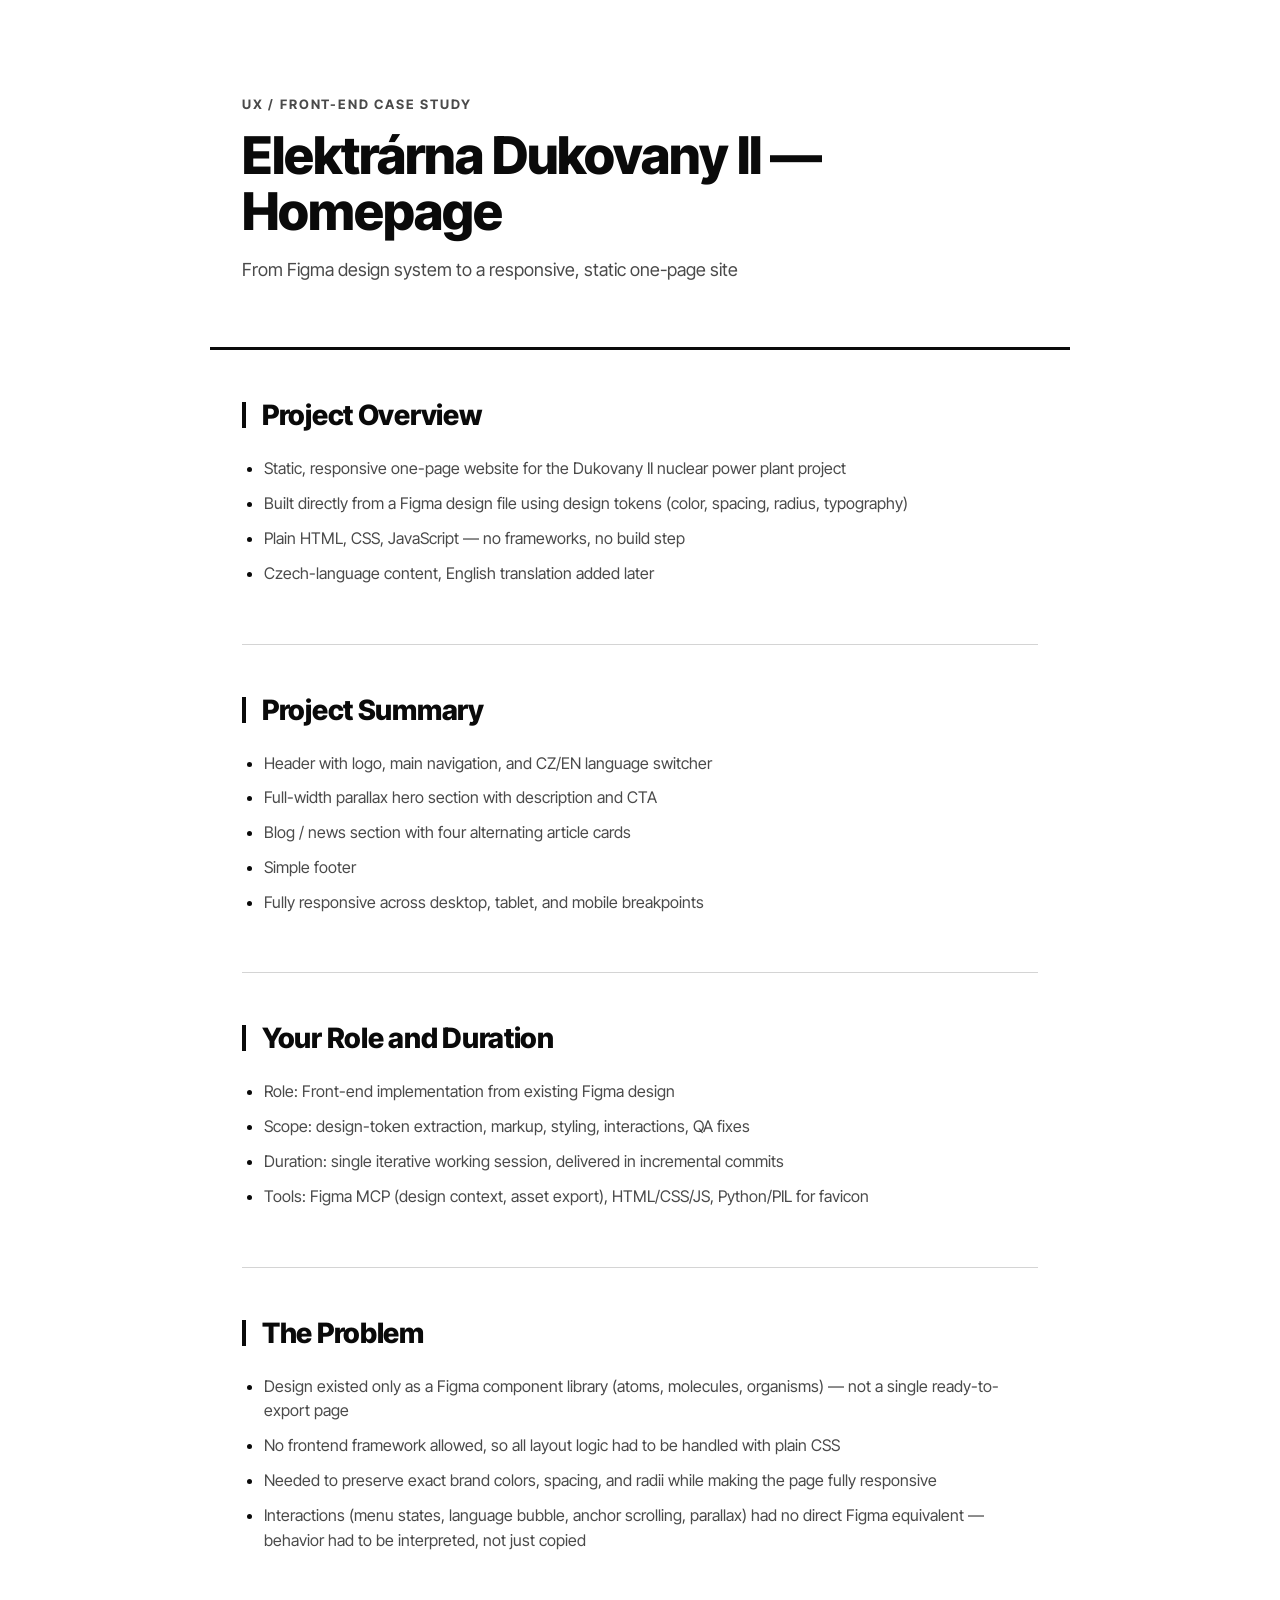
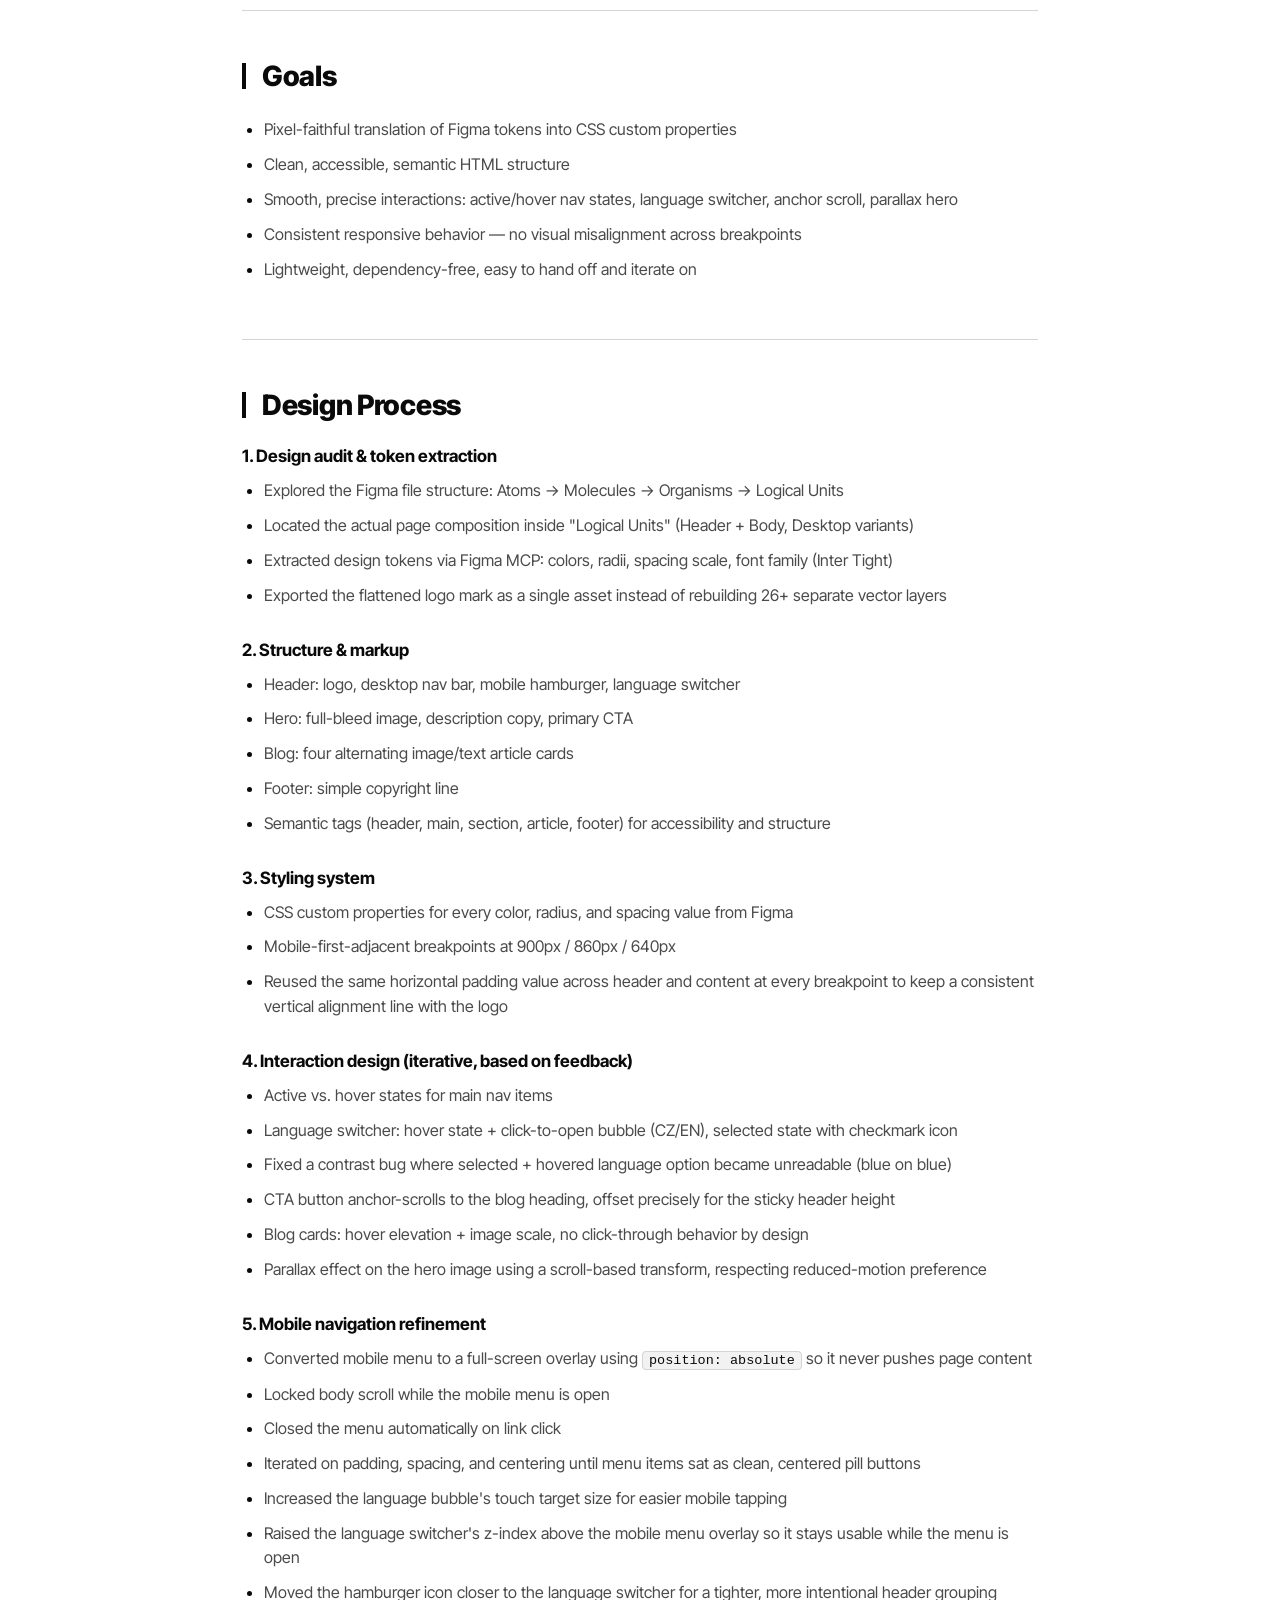
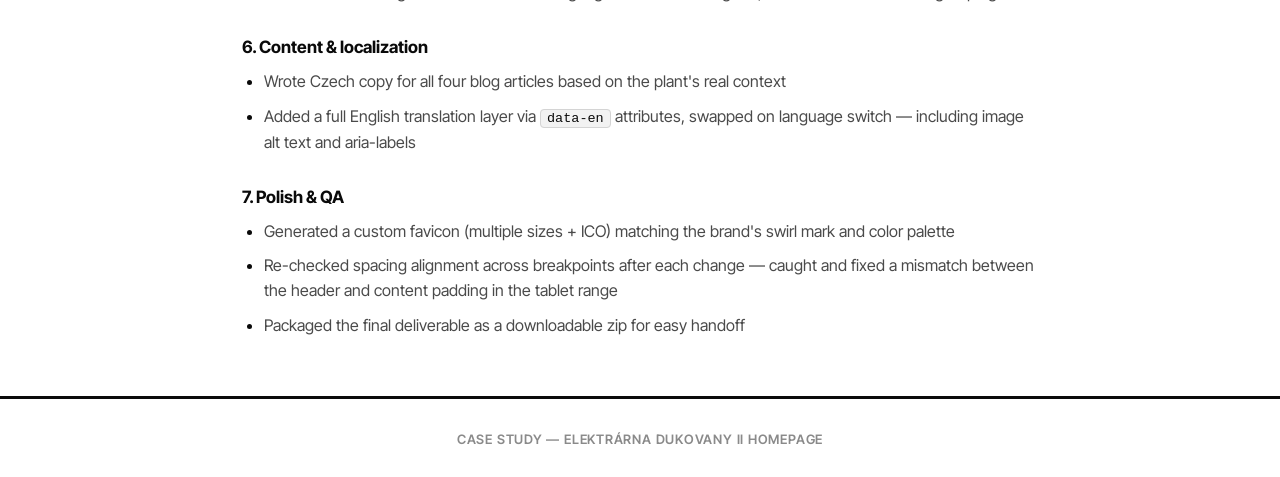
<file: case-study-cez/case-study-cez.html>
<!DOCTYPE html>
<html lang="en">
<head>
<meta charset="UTF-8">
<meta name="viewport" content="width=device-width, initial-scale=1.0">
<title>Case Study — Elektrárna Dukovany II Homepage</title>
<link rel="icon" type="image/x-icon" href="favicon/favicon.ico">
<link rel="icon" type="image/png" sizes="32x32" href="favicon/favicon-32.png">
<link rel="icon" type="image/png" sizes="16x16" href="favicon/favicon-16.png">
<link rel="apple-touch-icon" href="favicon/favicon-180.png">
<style>
@import url('https://fonts.googleapis.com/css2?family=Inter+Tight:wght@400;500;600;700;800&display=swap');

:root{
  --black: #0a0a0a;
  --white: #ffffff;
  --gray-1: #4a4a4a;
  --gray-2: #8a8a8a;
  --gray-3: #d4d4d4;
  --gray-4: #f2f2f2;
  --font: 'Inter Tight', system-ui, -apple-system, 'Segoe UI', sans-serif;
}

*{ box-sizing: border-box; }

body{
  margin: 0;
  font-family: var(--font);
  background: var(--white);
  color: var(--black);
  -webkit-font-smoothing: antialiased;
}

/* ---------- Hero ---------- */

.cs-hero{
  padding: 96px 32px 64px;
  border-bottom: 3px solid var(--black);
  max-width: 860px;
  margin: 0 auto;
}

.cs-kicker{
  margin: 0 0 16px;
  font-size: 13px;
  font-weight: 700;
  letter-spacing: 0.14em;
  text-transform: uppercase;
  color: var(--gray-1);
}

.cs-hero h1{
  margin: 0 0 16px;
  font-size: clamp(32px, 5vw, 52px);
  font-weight: 800;
  line-height: 1.08;
  letter-spacing: -0.02em;
}

.cs-subtitle{
  margin: 0;
  font-size: 18px;
  line-height: 1.5;
  color: var(--gray-1);
}

/* ---------- Content ---------- */

.cs-content{
  max-width: 860px;
  margin: 0 auto;
  padding: 0 32px;
}

.cs-section{
  padding: 48px 0;
  border-bottom: 1px solid var(--gray-3);
}

.cs-section:last-child{
  border-bottom: none;
}

.cs-section h2{
  margin: 0 0 24px;
  font-size: 28px;
  font-weight: 800;
  letter-spacing: -0.01em;
  position: relative;
  padding-left: 20px;
}

.cs-section h2::before{
  content: "";
  position: absolute;
  left: 0;
  top: 4px;
  bottom: 4px;
  width: 4px;
  background: var(--black);
}

.cs-section ul{
  margin: 0;
  padding-left: 22px;
}

.cs-section li{
  margin-bottom: 10px;
  font-size: 16px;
  line-height: 1.55;
  color: var(--gray-1);
}

.cs-section li::marker{
  color: var(--black);
}

.cs-section li strong,
.cs-section li b{
  color: var(--black);
}

.cs-section code{
  font-family: 'SFMono-Regular', Consolas, monospace;
  font-size: 13.5px;
  background: var(--gray-4);
  border: 1px solid var(--gray-3);
  border-radius: 4px;
  padding: 1px 6px;
  color: var(--black);
}

/* ---------- Design process (sub-sections) ---------- */

.cs-process h3{
  margin: 32px 0 12px;
  font-size: 17px;
  font-weight: 700;
  color: var(--black);
}

.cs-process h3:first-of-type{
  margin-top: 0;
}

.cs-process ul{
  margin-bottom: 0;
}

/* ---------- Footer ---------- */

.cs-footer{
  border-top: 3px solid var(--black);
  padding: 32px;
  text-align: center;
}

.cs-footer p{
  margin: 0;
  font-size: 13px;
  font-weight: 600;
  letter-spacing: 0.06em;
  text-transform: uppercase;
  color: var(--gray-2);
}

/* ---------- Responsive ---------- */

@media (max-width: 640px){
  .cs-hero{ padding: 64px 20px 40px; }
  .cs-content{ padding: 0 20px; }
  .cs-section{ padding: 36px 0; }
  .cs-section h2{ font-size: 24px; }
}

</style>
</head>
<body>

<header class="cs-hero">
  <p class="cs-kicker">UX / Front-End Case Study</p>
  <h1>Elektrárna Dukovany II — Homepage</h1>
  <p class="cs-subtitle">From Figma design system to a responsive, static one-page site</p>
</header>

<main class="cs-content">

  <section class="cs-section">
    <h2>Project Overview</h2>
    <ul>
      <li>Static, responsive one-page website for the Dukovany II nuclear power plant project</li>
      <li>Built directly from a Figma design file using design tokens (color, spacing, radius, typography)</li>
      <li>Plain HTML, CSS, JavaScript — no frameworks, no build step</li>
      <li>Czech-language content, English translation added later</li>
    </ul>
  </section>

  <section class="cs-section">
    <h2>Project Summary</h2>
    <ul>
      <li>Header with logo, main navigation, and CZ/EN language switcher</li>
      <li>Full-width parallax hero section with description and CTA</li>
      <li>Blog / news section with four alternating article cards</li>
      <li>Simple footer</li>
      <li>Fully responsive across desktop, tablet, and mobile breakpoints</li>
    </ul>
  </section>

  <section class="cs-section">
    <h2>Your Role and Duration</h2>
    <ul>
      <li>Role: Front-end implementation from existing Figma design</li>
      <li>Scope: design-token extraction, markup, styling, interactions, QA fixes</li>
      <li>Duration: single iterative working session, delivered in incremental commits</li>
      <li>Tools: Figma MCP (design context, asset export), HTML/CSS/JS, Python/PIL for favicon</li>
    </ul>
  </section>

  <section class="cs-section">
    <h2>The Problem</h2>
    <ul>
      <li>Design existed only as a Figma component library (atoms, molecules, organisms) — not a single ready-to-export page</li>
      <li>No frontend framework allowed, so all layout logic had to be handled with plain CSS</li>
      <li>Needed to preserve exact brand colors, spacing, and radii while making the page fully responsive</li>
      <li>Interactions (menu states, language bubble, anchor scrolling, parallax) had no direct Figma equivalent — behavior had to be interpreted, not just copied</li>
    </ul>
  </section>

  <section class="cs-section">
    <h2>Goals</h2>
    <ul>
      <li>Pixel-faithful translation of Figma tokens into CSS custom properties</li>
      <li>Clean, accessible, semantic HTML structure</li>
      <li>Smooth, precise interactions: active/hover nav states, language switcher, anchor scroll, parallax hero</li>
      <li>Consistent responsive behavior — no visual misalignment across breakpoints</li>
      <li>Lightweight, dependency-free, easy to hand off and iterate on</li>
    </ul>
  </section>

  <section class="cs-section cs-process">
    <h2>Design Process</h2>

    <h3>1. Design audit &amp; token extraction</h3>
    <ul>
      <li>Explored the Figma file structure: Atoms → Molecules → Organisms → Logical Units</li>
      <li>Located the actual page composition inside "Logical Units" (Header + Body, Desktop variants)</li>
      <li>Extracted design tokens via Figma MCP: colors, radii, spacing scale, font family (Inter Tight)</li>
      <li>Exported the flattened logo mark as a single asset instead of rebuilding 26+ separate vector layers</li>
    </ul>

    <h3>2. Structure &amp; markup</h3>
    <ul>
      <li>Header: logo, desktop nav bar, mobile hamburger, language switcher</li>
      <li>Hero: full-bleed image, description copy, primary CTA</li>
      <li>Blog: four alternating image/text article cards</li>
      <li>Footer: simple copyright line</li>
      <li>Semantic tags (header, main, section, article, footer) for accessibility and structure</li>
    </ul>

    <h3>3. Styling system</h3>
    <ul>
      <li>CSS custom properties for every color, radius, and spacing value from Figma</li>
      <li>Mobile-first-adjacent breakpoints at 900px / 860px / 640px</li>
      <li>Reused the same horizontal padding value across header and content at every breakpoint to keep a consistent vertical alignment line with the logo</li>
    </ul>

    <h3>4. Interaction design (iterative, based on feedback)</h3>
    <ul>
      <li>Active vs. hover states for main nav items</li>
      <li>Language switcher: hover state + click-to-open bubble (CZ/EN), selected state with checkmark icon</li>
      <li>Fixed a contrast bug where selected + hovered language option became unreadable (blue on blue)</li>
      <li>CTA button anchor-scrolls to the blog heading, offset precisely for the sticky header height</li>
      <li>Blog cards: hover elevation + image scale, no click-through behavior by design</li>
      <li>Parallax effect on the hero image using a scroll-based transform, respecting reduced-motion preference</li>
    </ul>

    <h3>5. Mobile navigation refinement</h3>
    <ul>
      <li>Converted mobile menu to a full-screen overlay using <code>position: absolute</code> so it never pushes page content</li>
      <li>Locked body scroll while the mobile menu is open</li>
      <li>Closed the menu automatically on link click</li>
      <li>Iterated on padding, spacing, and centering until menu items sat as clean, centered pill buttons</li>
      <li>Increased the language bubble's touch target size for easier mobile tapping</li>
      <li>Raised the language switcher's z-index above the mobile menu overlay so it stays usable while the menu is open</li>
      <li>Moved the hamburger icon closer to the language switcher for a tighter, more intentional header grouping</li>
    </ul>

    <h3>6. Content &amp; localization</h3>
    <ul>
      <li>Wrote Czech copy for all four blog articles based on the plant's real context</li>
      <li>Added a full English translation layer via <code>data-en</code> attributes, swapped on language switch — including image alt text and aria-labels</li>
    </ul>

    <h3>7. Polish &amp; QA</h3>
    <ul>
      <li>Generated a custom favicon (multiple sizes + ICO) matching the brand's swirl mark and color palette</li>
      <li>Re-checked spacing alignment across breakpoints after each change — caught and fixed a mismatch between the header and content padding in the tablet range</li>
      <li>Packaged the final deliverable as a downloadable zip for easy handoff</li>
    </ul>
  </section>

</main>

<footer class="cs-footer">
  <p>Case Study — Elektrárna Dukovany II Homepage</p>
</footer>

</body>
</html>
</file>
